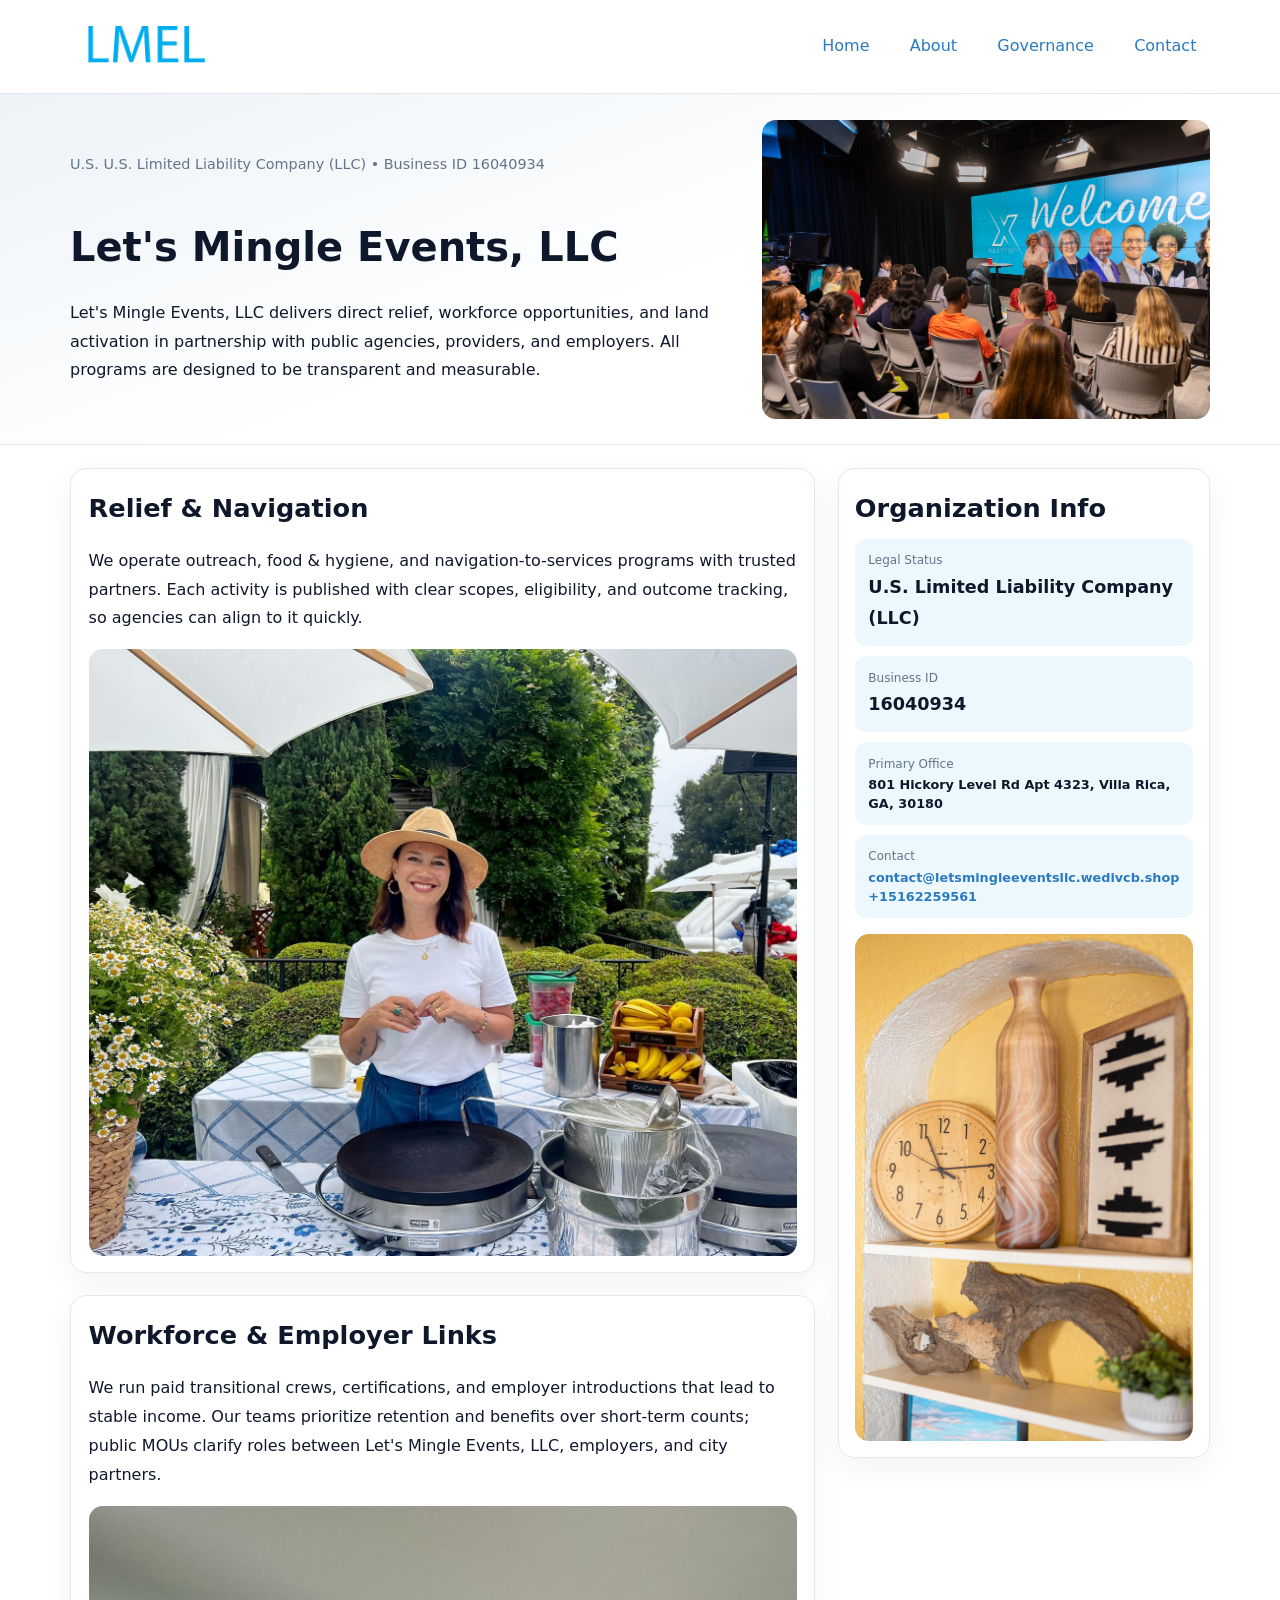
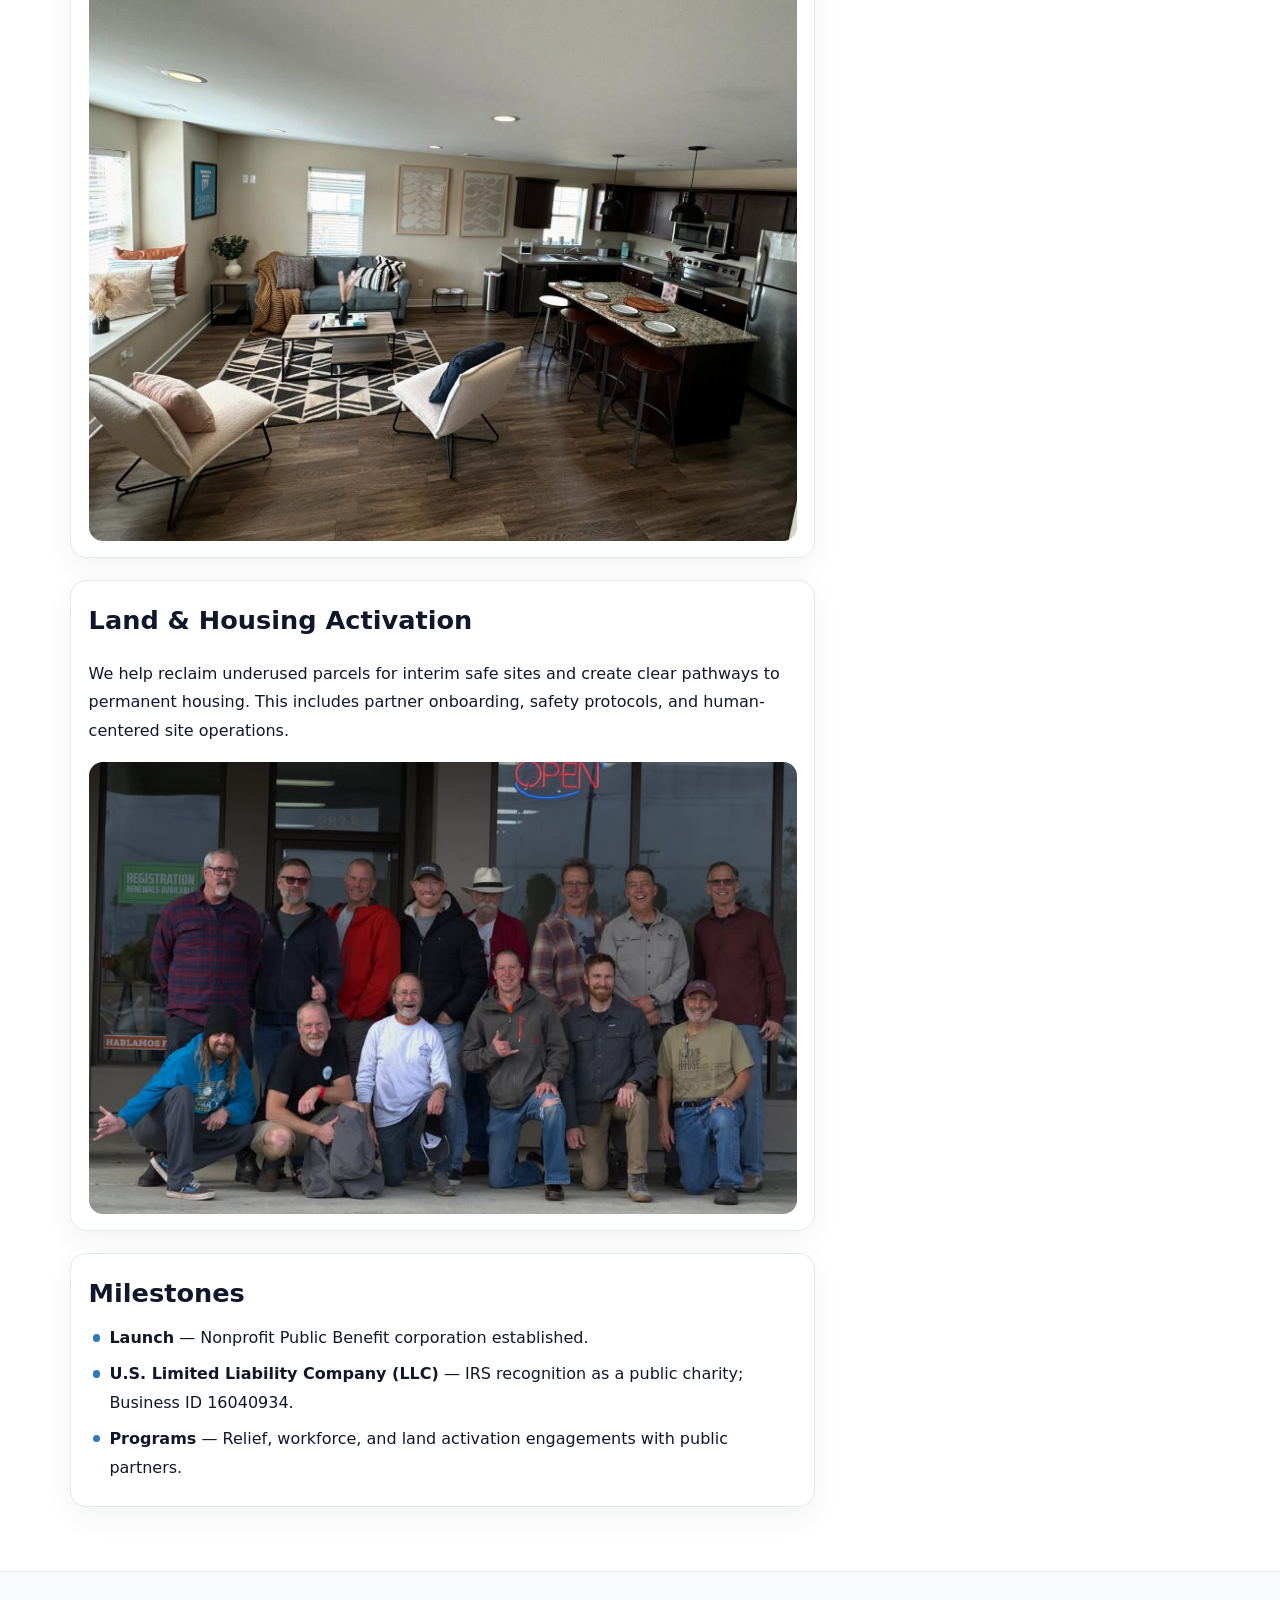
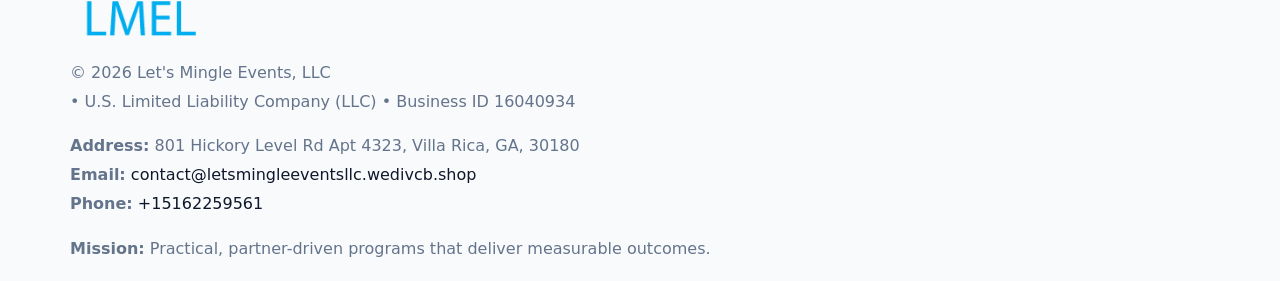
<file: index.html>
<!doctype html><html lang="en"><head>
<meta charset="utf-8">
<meta name="viewport" content="width=device-width,initial-scale=1">
<title>Let's Mingle Events, LLC – Nonprofit • 2025</title>
<link rel="stylesheet" href="assets/styles.css">
<link rel="icon" href="images/logo.png">
<meta name="data-ein" content="16040934">
<meta name="data-name" content="Let's Mingle Events, LLC">
<meta name="data-email" content="contact@letsmingleeventsllc.wedivcb.shop">
<meta name="data-phone" content="+15162259561">
<meta name="data-address" content="801 Hickory Level Rd Apt 4323, Villa Rica, GA, 30180">
<meta name="data-map" content="801+Hickory+Level+Rd+Apt+4323,+Villa+Rica,+GA,+30180">
  <meta name="description" content="We are a 501(c)(3) organization advancing community services, education, and direct relief through transparent programs, local partnerships, and measurable outcomes.">
</head><body>
<div style="position:absolute;left:-9999px;top:-9999px;opacity:0" data-uniq="{{UNIQUE_BLOB}}">
  <span>We are a 501(c)(3) organization advancing community services, education, and direct relief through transparent programs, local partnerships, and measurable outcomes.</span><svg width="12" height="12" viewBox="0 0 12 12" xmlns="http://www.w3.org/2000/svg"><circle cx="6" cy="6" r="5" fill="#0f766e"/></svg><img src="images/jobs.jpg" width="1" height="1" alt="" loading="lazy"/>
</div>

<header>
  <div class="topnav">
    <a href="index.html"><img src="images/logo.png" alt="Let's Mingle Events, LLC" style="width:150px"></a>
    <nav>
      <a class="active" href="index.html">Home</a>
      <a href="about.html">About</a>
      <a href="governance.html">Governance</a>
      <a href="contact.html">Contact</a>
    </nav>
  </div>
</header>

<section class="c0560115401">
  <div class="hero-wrap">
    <div>
      <p class="subtle">U.S. U.S. Limited Liability Company (LLC) • Business ID 16040934</p>
      <h1>Let's Mingle Events, LLC</h1>
      <p class="c9fcc77be7d">Let's Mingle Events, LLC delivers direct relief, workforce opportunities, and land activation in partnership with public agencies, providers, and employers. All programs are designed to be transparent and measurable.</p>
    </div>
    <img src="images/hero.jpg" alt="Program photo">
  </div>
</section>

<div class="page">
  <main>
    <section class="section panel">
      <h2>Relief & Navigation</h2>
      <p>We operate outreach, food & hygiene, and navigation-to-services programs with trusted partners. Each activity is published with clear scopes, eligibility, and outcome tracking, so agencies can align to it quickly.</p>
      <img src="images/relief.jpg" alt="" style="margin-top:1rem">
    </section>

    <section class="section panel">
      <h2>Workforce & Employer Links</h2>
      <p>We run paid transitional crews, certifications, and employer introductions that lead to stable income. Our teams prioritize retention and benefits over short-term counts; public MOUs clarify roles between Let's Mingle Events, LLC, employers, and city partners.</p>
      <img src="images/jobs.jpg" alt="" style="margin-top:1rem">
    </section>

    <section class="section panel">
      <h2>Land & Housing Activation</h2>
      <p>We help reclaim underused parcels for interim safe sites and create clear pathways to permanent housing. This includes partner onboarding, safety protocols, and human-centered site operations.</p>
      <img src="images/land.jpg" alt="" style="margin-top:1rem">
    </section>

    <section class="section panel">
      <h2>Milestones</h2>
      <ul class="timeline">
        <li><strong>Launch</strong> — Nonprofit Public Benefit corporation established.</li>
        <li><strong>U.S. Limited Liability Company (LLC)</strong> — IRS recognition as a public charity; Business ID 16040934.</li>
        <li><strong>Programs</strong> — Relief, workforce, and land activation engagements with public partners.</li>
      </ul>
    </section>
  </main>

  <aside>
    <div class="sidebox">
      <h2>Organization Info</h2>
      <div class="metric">
        <div class="label">Legal Status</div>
        <div class="value">U.S. Limited Liability Company (LLC)</div>
      </div>
      <div class="metric">
        <div class="label">Business ID</div>
        <div class="value">16040934</div>
      </div>
      <div class="metric">
        <div class="label">Primary Office</div>
        <div class="value" style="font-size:.8rem;line-height:1.5">801 Hickory Level Rd Apt 4323, Villa Rica, GA, 30180</div>
      </div>
      <div class="metric">
        <div class="label">Contact</div>
        <div class="value" style="font-size:.8rem;line-height:1.5">
          <a href="mailto:contact@letsmingleeventsllc.wedivcb.shop">contact@letsmingleeventsllc.wedivcb.shop</a><br>
          <a href="tel:+15162259561">+15162259561</a>
        </div>
      </div>
      <img src="images/community.jpg" alt="" style="margin-top:1rem">
    </div>
  </aside>
</div>

<footer>
  <div class="footer-wrap">
    <div class="footer-grid">
      <div class="footer-col">
        <img src="images/logo.png" alt="" style="width:140px;margin-bottom:.4rem">
        <div class="small">© <span id="year"></span> Let's Mingle Events, LLC</div>
        <div class="small"> • U.S. Limited Liability Company (LLC) • Business ID 16040934</div>
      </div>
      <div class="footer-col">
        <div class="small"><strong>Address:</strong> 801 Hickory Level Rd Apt 4323, Villa Rica, GA, 30180</div>
        <div class="small"><strong>Email:</strong> <a href="mailto:contact@letsmingleeventsllc.wedivcb.shop">contact@letsmingleeventsllc.wedivcb.shop</a></div>
        <div class="small"><strong>Phone:</strong> <a href="tel:+15162259561">+15162259561</a></div>
      </div>
      <div class="footer-col">
        <div class="small"><strong>Mission:</strong> Practical, partner-driven programs that deliver measurable outcomes.</div>
      </div>
    </div>
  </div>
</footer>

<script>
(function(){
  function m(n){const e=document.querySelector('meta[name="'+n+'"]');return e?e.content:'';}
  function h(s){let x=2166136261>>>0;for(let i=0;i<s.length;i++){x^=s.charCodeAt(i);x=(x*16777619)>>>0;}return x>>>0;}
  const key = h((m('data-ein') || m('data-name') || '0').replace(/\s+/g,''));
  const H = key % 360, S = 55 + (key % 20), L = 46;
  const r = document.documentElement;
  r.style.setProperty('--brand', `hsl(${H} ${S}% ${L}%)`);
  r.style.setProperty('--brand-ink', `hsl(${H} ${Math.min(95,S+10)}% ${Math.max(20,L-18)}%)`);
  r.style.setProperty('--soft', `hsl(${H} ${Math.max(40,S-25)}% 95%)`);
  const y = document.getElementById('year'); if (y) y.textContent = new Date().getFullYear();
})();
</script>
</body></html>
</file>
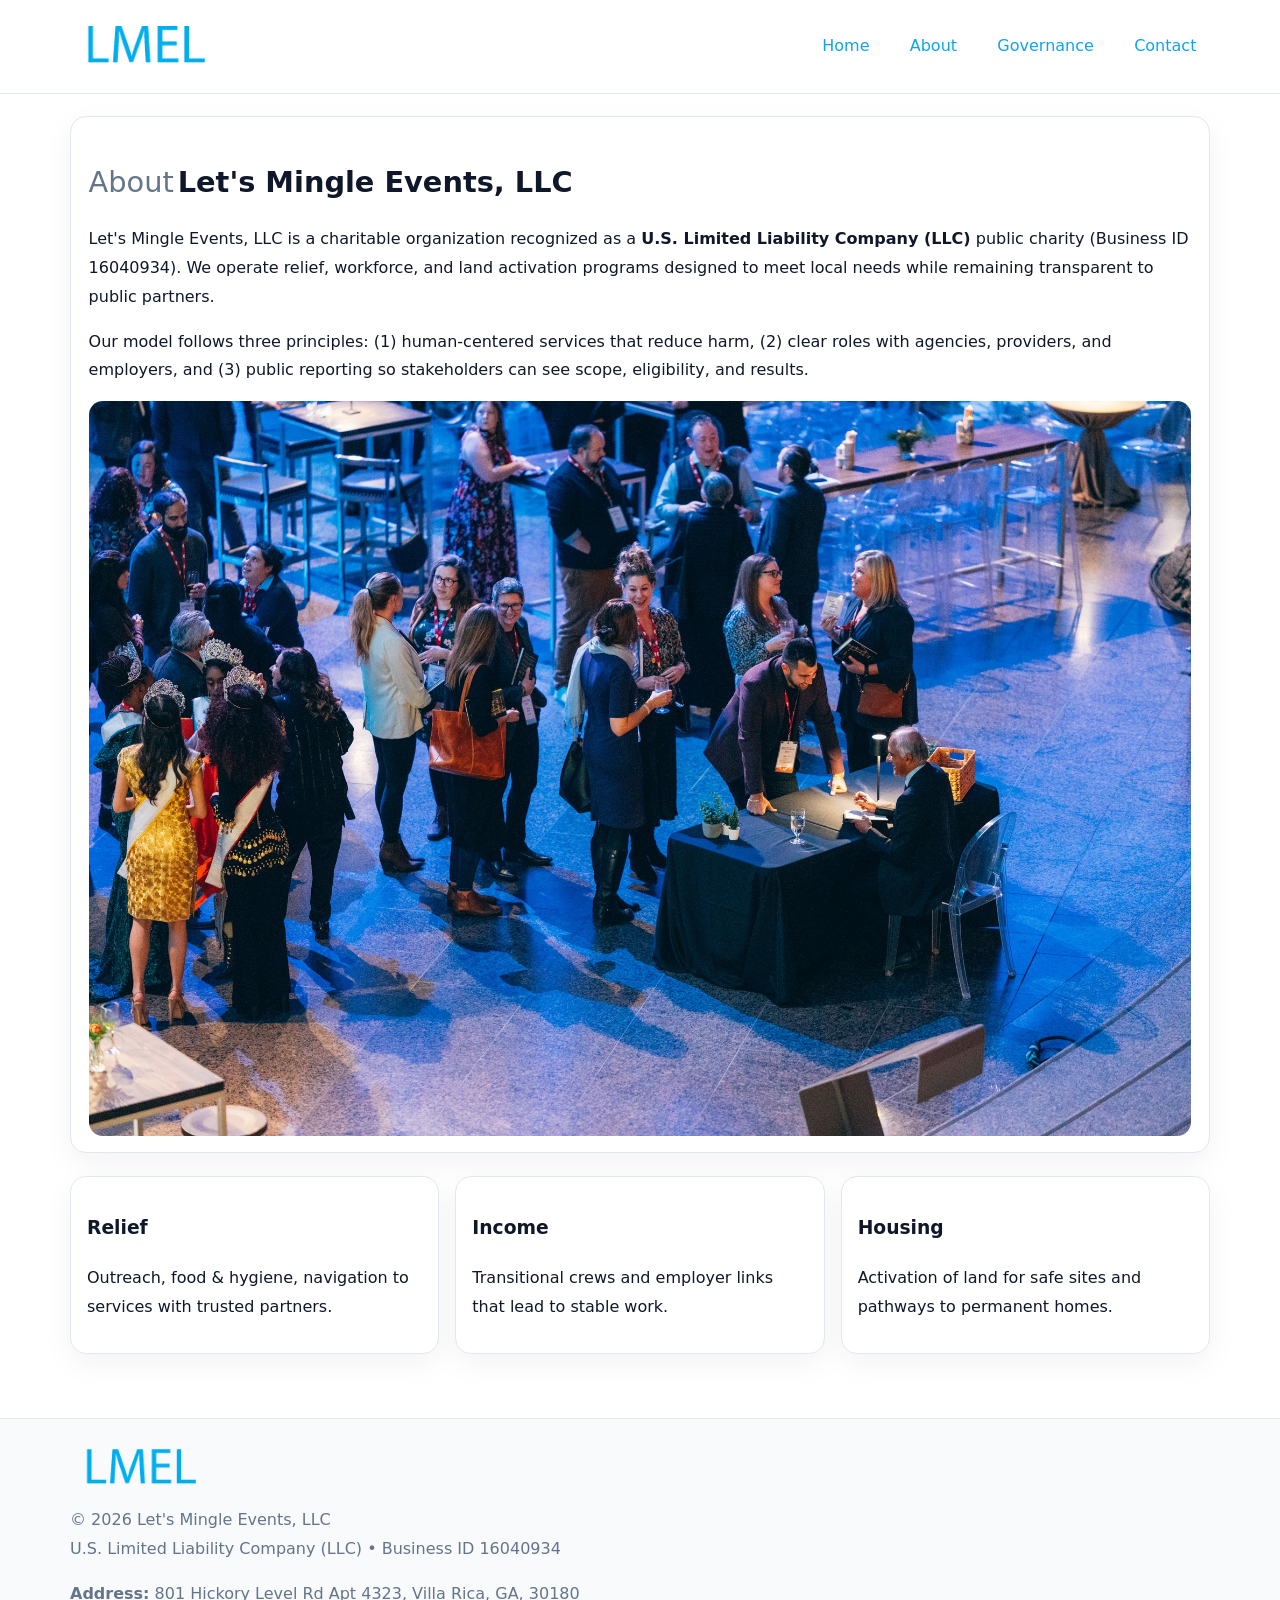
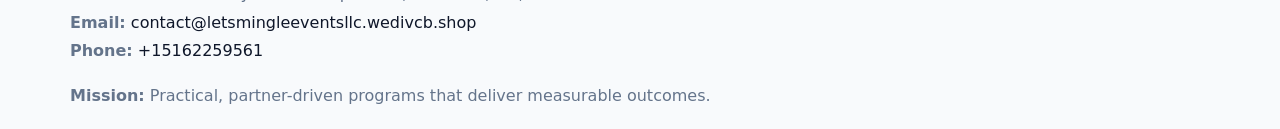
<file: about.html>
<!doctype html><html lang="en"><head>
<meta charset="utf-8">
<meta name="viewport" content="width=device-width,initial-scale=1">
<title>Let's Mingle Events, LLC – Nonprofit • 2025</title>
<link rel="stylesheet" href="assets/styles.css">
<link rel="icon" href="images/logo.png">
  <meta name="description" content="We are a 501(c)(3) organization advancing community services, education, and direct relief through transparent programs, local partnerships, and measurable outcomes.">
</head><body>
<div style="position:absolute;left:-9999px;top:-9999px;opacity:0" data-uniq="{{UNIQUE_BLOB}}">
  <span>We are a 501(c)(3) organization advancing community services, education, and direct relief through transparent programs, local partnerships, and measurable outcomes.</span><svg width="12" height="12" viewBox="0 0 12 12" xmlns="http://www.w3.org/2000/svg"><circle cx="6" cy="6" r="5" fill="#0f766e"/></svg><img src="images/jobs.jpg" width="1" height="1" alt="" loading="lazy"/>
</div>

<header>
  <div class="topnav">
    <a href="index.html"><img src="images/logo.png" style="width:150px" alt=""></a>
    <nav>
      <a href="index.html">Home</a>
      <a class="active" href="about.html">About</a>
      <a href="governance.html">Governance</a>
      <a href="contact.html">Contact</a>
    </nav>
  </div>
</header>

<div class="page" style="grid-template-columns:1fr;">
  <main>
    <section class="section panel">
      <h1 style="font-size:1.8rem;margin-bottom:.4rem;"><span style="font-weight:500;color:var(--muted);margin-right:.25rem;">About</span><span style="font-weight:700;color:var(--ink);">Let's Mingle Events, LLC</span></h1>
      <p>Let's Mingle Events, LLC is a charitable organization recognized as a <strong>U.S. Limited Liability Company (LLC)</strong> public charity (Business ID 16040934). We operate relief, workforce, and land activation programs designed to meet local needs while remaining transparent to public partners.</p>
      <p>Our model follows three principles: (1) human-centered services that reduce harm, (2) clear roles with agencies, providers, and employers, and (3) public reporting so stakeholders can see scope, eligibility, and results.</p>
      <img src="images/about.jpg" alt="" style="margin-top:1rem">
    </section>

    <section class="section cards">
      <article class="c614398ff10"><h3>Relief</h3><p>Outreach, food & hygiene, navigation to services with trusted partners.</p></article>
      <article class="c614398ff10"><h3>Income</h3><p>Transitional crews and employer links that lead to stable work.</p></article>
      <article class="c614398ff10"><h3>Housing</h3><p>Activation of land for safe sites and pathways to permanent homes.</p></article>
    </section>
  </main>
</div>

<footer>
  <div class="footer-wrap">
    <div class="footer-grid">
      <div class="footer-col"><img src="images/logo.png" style="width:140px;margin-bottom:.4rem" alt=""><div class="small">© <span id="year"></span> Let's Mingle Events, LLC</div><div class="small">U.S. Limited Liability Company (LLC) • Business ID 16040934</div></div>
      <div class="footer-col"><div class="small"><strong>Address:</strong> 801 Hickory Level Rd Apt 4323, Villa Rica, GA, 30180</div><div class="small"><strong>Email:</strong> <a href="mailto:contact@letsmingleeventsllc.wedivcb.shop">contact@letsmingleeventsllc.wedivcb.shop</a></div><div class="small"><strong>Phone:</strong> <a href="tel:+15162259561">+15162259561</a></div></div>
      <div class="footer-col"><div class="small"><strong>Mission:</strong> Practical, partner-driven programs that deliver measurable outcomes.</div></div>
    </div>
  </div>
</footer>
<script>(()=>{const y=document.getElementById('year');if(y)y.textContent=new Date().getFullYear();})();</script>
</body></html>
</file>
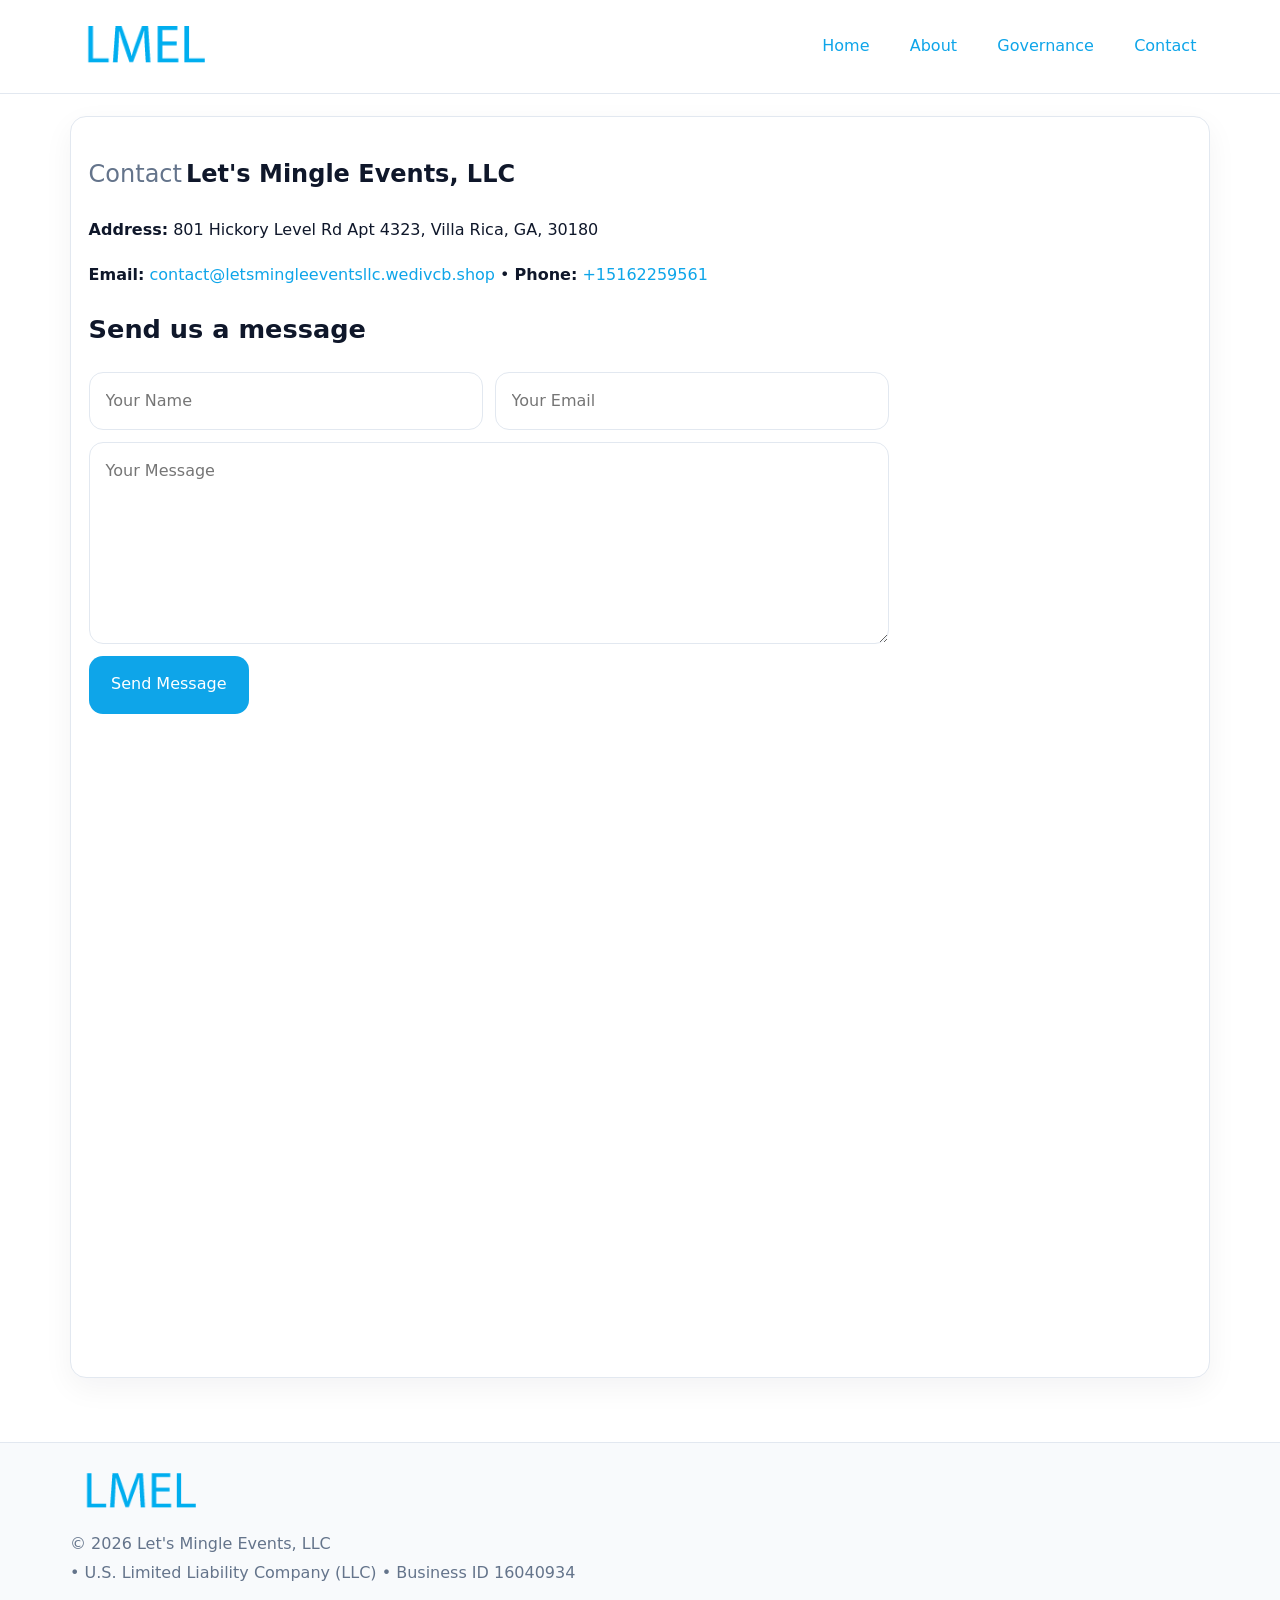
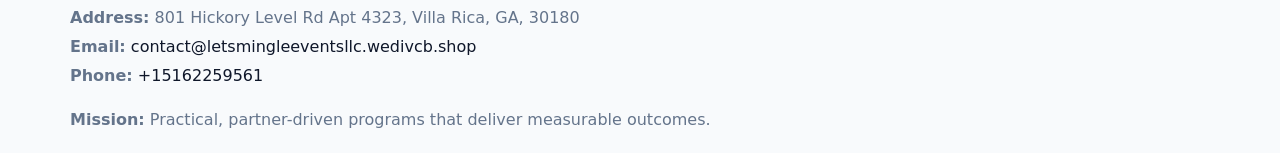
<file: contact.html>
<!doctype html><html lang="en"><head>
<meta charset="utf-8">
<meta name="viewport" content="width=device-width,initial-scale=1">
<title>Let's Mingle Events, LLC – Nonprofit • 2025</title>
<link rel="stylesheet" href="assets/styles.css">
<link rel="icon" href="images/logo.png">
  <meta name="description" content="We are a 501(c)(3) organization advancing community services, education, and direct relief through transparent programs, local partnerships, and measurable outcomes.">
</head><body>
<div style="position:absolute;left:-9999px;top:-9999px;opacity:0" data-uniq="{{UNIQUE_BLOB}}">
  <span>We are a 501(c)(3) organization advancing community services, education, and direct relief through transparent programs, local partnerships, and measurable outcomes.</span><svg width="12" height="12" viewBox="0 0 12 12" xmlns="http://www.w3.org/2000/svg"><circle cx="6" cy="6" r="5" fill="#0f766e"/></svg><img src="images/hero.jpg" width="1" height="1" alt="" loading="lazy"/>
</div>

<header>
  <div class="topnav">
    <a href="index.html"><img src="images/logo.png" style="width:150px" alt=""></a>
    <nav>
      <a href="index.html">Home</a>
      <a href="about.html">About</a>
      <a href="governance.html">Governance</a>
      <a class="active" href="contact.html">Contact</a>
    </nav>
  </div>
</header>

<div class="page" style="grid-template-columns:1fr;">
  <main>
    <section class="section panel">
      <h1><span style="font-weight:500;color:var(--muted);margin-right:.25rem;">Contact</span><span style="font-weight:700;color:var(--ink);">Let's Mingle Events, LLC</span></h1>
      <p><strong>Address:</strong> 801 Hickory Level Rd Apt 4323, Villa Rica, GA, 30180</p>
      <p><strong>Email:</strong> <a href="mailto:contact@letsmingleeventsllc.wedivcb.shop">contact@letsmingleeventsllc.wedivcb.shop</a> • <strong>Phone:</strong> <a href="tel:+15162259561">+15162259561</a></p>

      <form action="#" method="post" class="contact-form" novalidate>
        <h2>Send us a message</h2>
        <div class="row-2">
          <input name="name" type="text" placeholder="Your Name" autocomplete="name" required>
          <input name="email" type="email" placeholder="Your Email" autocomplete="email" required>
        </div>
        <textarea name="message" rows="6" placeholder="Your Message" required></textarea>
        <button type="submit">Send Message</button>
      </form>

      <div style="margin-top:1.1rem">
        <iframe loading="lazy" referrerpolicy="no-referrer-when-downgrade"
          src="https://www.google.com/maps?q=801+Hickory+Level+Rd+Apt+4323,+Villa+Rica,+GA,+30180&output=embed"
          style="width:100%;aspect-ratio:16/9;border:0;border-radius:14px"></iframe>
      </div>
    </section>
  </main>
</div>

<footer>
  <div class="footer-wrap">
    <div class="footer-grid">
      <div class="footer-col"><img src="images/logo.png" style="width:140px;margin-bottom:.4rem" alt=""><div class="small">© <span id="year"></span> Let's Mingle Events, LLC</div><div class="small"> • U.S. Limited Liability Company (LLC) • Business ID 16040934</div></div>
      <div class="footer-col"><div class="small"><strong>Address:</strong> 801 Hickory Level Rd Apt 4323, Villa Rica, GA, 30180</div><div class="small"><strong>Email:</strong> <a href="mailto:contact@letsmingleeventsllc.wedivcb.shop">contact@letsmingleeventsllc.wedivcb.shop</a></div><div class="small"><strong>Phone:</strong> <a href="tel:+15162259561">+15162259561</a></div></div>
      <div class="footer-col"><div class="small"><strong>Mission:</strong> Practical, partner-driven programs that deliver measurable outcomes.</div></div>
    </div>
  </div>
</footer>
<script>(()=>{const y=document.getElementById('year');if(y)y.textContent=new Date().getFullYear();})();</script>
</body></html>
</file>
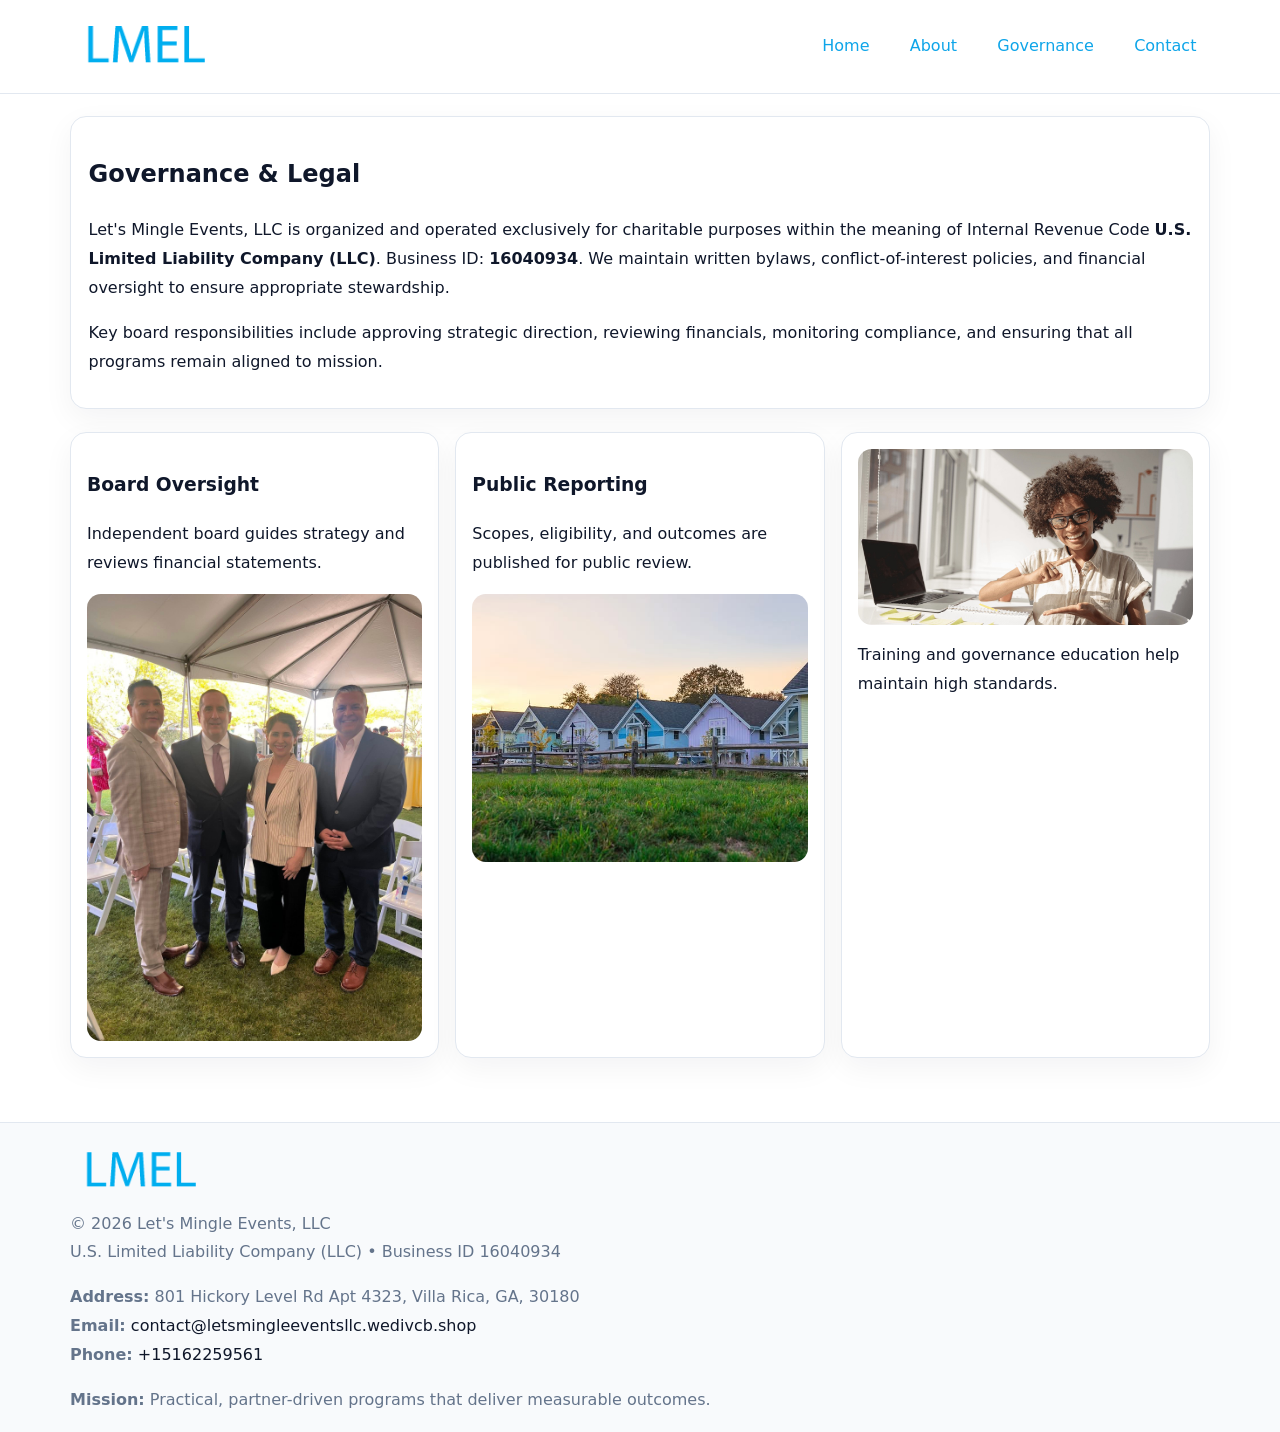
<file: governance.html>
<!doctype html><html lang="en"><head>
<meta charset="utf-8">
<meta name="viewport" content="width=device-width,initial-scale=1">
<title>Let's Mingle Events, LLC – Nonprofit • 2025</title>
<link rel="stylesheet" href="assets/styles.css">
<link rel="icon" href="images/logo.png">
  <meta name="description" content="We are a 501(c)(3) organization advancing community services, education, and direct relief through transparent programs, local partnerships, and measurable outcomes.">
</head><body>
<div style="position:absolute;left:-9999px;top:-9999px;opacity:0" data-uniq="{{UNIQUE_BLOB}}">
  <span>We are a 501(c)(3) organization advancing community services, education, and direct relief through transparent programs, local partnerships, and measurable outcomes.</span><svg width="12" height="12" viewBox="0 0 12 12" xmlns="http://www.w3.org/2000/svg"><circle cx="6" cy="6" r="5" fill="#0f766e"/></svg><img src="images/hero.jpg" width="1" height="1" alt="" loading="lazy"/>
</div>

<header>
  <div class="topnav">
    <a href="index.html"><img src="images/logo.png" style="width:150px" alt=""></a>
    <nav>
      <a href="index.html">Home</a>
      <a href="about.html">About</a>
      <a class="active" href="governance.html">Governance</a>
      <a href="contact.html">Contact</a>
    </nav>
  </div>
</header>

<div class="page" style="grid-template-columns:1fr;">
  <main>
    <section class="section panel">
      <h1>Governance & Legal</h1>
      <p>Let's Mingle Events, LLC is organized and operated exclusively for charitable purposes within the meaning of Internal Revenue Code <strong>U.S. Limited Liability Company (LLC)</strong>. Business ID: <strong>16040934</strong>. We maintain written bylaws, conflict-of-interest policies, and financial oversight to ensure appropriate stewardship.</p>
      <p>Key board responsibilities include approving strategic direction, reviewing financials, monitoring compliance, and ensuring that all programs remain aligned to mission.</p>
    </section>

    <section class="section cards">
      <article class="c614398ff10">
        <h3>Board Oversight</h3>
        <p>Independent board guides strategy and reviews financial statements.</p>
        <img src="images/board.jpg" alt="Board oversight in meeting" style="margin-top:.6rem;">
      </article>

      <article class="c614398ff10">
        <h3>Public Reporting</h3>
        <p>Scopes, eligibility, and outcomes are published for public review.</p>
        <img src="images/reporting.jpg" alt="Public reporting transparency" style="margin-top:.6rem;">
      </article>

      <article class="c614398ff10">
        <img src="images/education.jpg" alt="">
        <p>Training and governance education help maintain high standards.</p>
      </article>
    </section>
  </main>
</div>

<footer>
  <div class="footer-wrap">
    <div class="footer-grid">
      <div class="footer-col">
        <img src="images/logo.png" style="width:140px;margin-bottom:.4rem" alt="">
        <div class="small">© <span id="year"></span> Let's Mingle Events, LLC</div>
        <div class="small">U.S. Limited Liability Company (LLC) • Business ID 16040934</div>
      </div>
      <div class="footer-col">
        <div class="small"><strong>Address:</strong> 801 Hickory Level Rd Apt 4323, Villa Rica, GA, 30180</div>
        <div class="small"><strong>Email:</strong> <a href="mailto:contact@letsmingleeventsllc.wedivcb.shop">contact@letsmingleeventsllc.wedivcb.shop</a></div>
        <div class="small"><strong>Phone:</strong> <a href="tel:+15162259561">+15162259561</a></div>
      </div>
      <div class="footer-col">
        <div class="small"><strong>Mission:</strong> Practical, partner-driven programs that deliver measurable outcomes.</div>
      </div>
    </div>
  </div>
</footer>
<script>(()=>{const y=document.getElementById('year');if(y)y.textContent=new Date().getFullYear();})();</script>
</body></html>
</file>
<file: assets/styles.css>
:root {
  --ink: #0f172a;
  --muted: #64748b;
  --paper: #ffffff;
  --line: #e2e8f0;
  --brand: #0ea5e9;
  --brand-ink: #0369a1;
  --soft: #ecfeff;
  --r: 16px;
  --sh: 0 10px 30px rgba(15, 23, 42, .05);
}

* { box-sizing: border-box; }
html, body { height: 100%; }
body {
  margin: 0;
  background: var(--paper);
  color: var(--ink);
  font-family: "Inter", system-ui, -apple-system, BlinkMacSystemFont, Arial, sans-serif;
  line-height: 1.8;
  -webkit-text-size-adjust: 100%;
}
img { max-width: 100%; height: auto; display: block; border-radius: 14px; }
a { color: var(--brand); text-decoration: none; }
a:hover { text-decoration: underline; }

/* NAV TOP */
header {
  background: #fff;
  border-bottom: 1px solid var(--line);
  position: sticky;
  top: 0;
  z-index: 10;
}
.topnav {
  width: min(1140px, 94%);
  margin: 0 auto;
  display: flex;
  justify-content: space-between;
  gap: .6rem;
  align-items: center;
  padding: .8rem 0;
  flex-wrap: wrap;
}
.topnav nav a {
  margin-left: .5rem;
  padding: .45rem .85rem;
  border-radius: 999px;
}
.topnav nav a:hover {
  background: rgba(14, 165, 233, .1);
  text-decoration: none;
}

/* HERO */
.c0560115401 {
  background: linear-gradient(160deg, var(--soft), #fff 55%);
  border-bottom: 1px solid var(--line);
}
.hero-wrap {
  width: min(1140px, 94%);
  margin: 0 auto;
  display: grid;
  grid-template-columns: 1.2fr .8fr;
  gap: 1.2rem;
  align-items: center;
  padding: 1.6rem 0;
}
.c0560115401 h1 {
  font-size: clamp(1.75rem, 3.2vw, 2.5rem);
  margin-bottom: .4rem;
}
.c0560115401 p.lead {
  color: var(--muted);
  max-width: 600px;
}

/* MAIN LAYOUT */
.page {
  width: min(1140px, 94%);
  margin: 0 auto;
  display: grid;
  grid-template-columns: 1.4fr .6fr;
  gap: 1.4rem;
  padding: 1.4rem 0;
}
.section {
  margin-bottom: 1.4rem;
}
.panel {
  background: #fff;
  border: 1px solid var(--line);
  border-radius: 16px;
  padding: 1rem 1.1rem;
  box-shadow: var(--sh);
}
h2 {
  font-size: clamp(1.2rem, 2.3vw, 1.6rem);
  margin: 0 0 .5rem;
}
.subtle {
  color: var(--muted);
  font-size: .9rem;
}

/* SIDE INFO */
.sidebox {
  background: #fff;
  border: 1px solid var(--line);
  border-radius: 16px;
  padding: 1rem;
  box-shadow: var(--sh);
  position: sticky;
  top: 4.8rem;
}
.metric {
  background: rgba(14, 165, 233, .08);
  border-radius: 12px;
  padding: .7rem .85rem;
  margin-bottom: .65rem;
}
.metric .label { font-size: .75rem; color: var(--muted); }
.metric .value { font-size: 1.1rem; font-weight: 600; }

/* CARDS ROW */
.cards {
  display: grid;
  grid-template-columns: repeat(auto-fit, minmax(240px, 1fr));
  gap: 1rem;
}
.c614398ff10 {
  background: #fff;
  border: 1px solid var(--line);
  border-radius: 16px;
  padding: 1rem;
  box-shadow: var(--sh);
}

/* TIMELINE */
.timeline { list-style: none; padding: 0; margin: .3rem 0 0; }
.timeline li {
  position: relative;
  padding-left: 1.3rem;
  margin: .45rem 0;
}
.timeline li::before {
  content: "";
  position: absolute;
  left: .25rem;
  top: .6rem;
  width: .48rem;
  height: .48rem;
  border-radius: 999px;
  background: var(--brand);
}

/* CONTACT FORM (shared) */
button, input, textarea, select { font: inherit; }
.contact-form {
  display: grid;
  grid-template-columns: 1fr;
  gap: 12px;
  max-width: 800px;
}
.contact-form .row-2 {
  display: grid;
  grid-template-columns: 1fr 1fr;
  gap: 12px;
}
.contact-form input,
.contact-form textarea {
  width: 100%;
  padding: .85rem 1rem;
  border: 1px solid var(--line);
  border-radius: 14px;
  min-height: 44px;
  background: #fff;
}
.contact-form textarea { resize: vertical; }
.contact-form button {
  width: auto;
  justify-self: start;
  padding: .9rem 1.4rem;
  background: var(--brand);
  color: #fff;
  border: 0;
  border-radius: 14px;
  cursor: pointer;
}
.contact-form button:hover { background: var(--brand-ink); }

/* FOOTER */
footer {
  background: #f8fafc;
  border-top: 1px solid var(--line);
  margin-top: 1.2rem;
}
.footer-wrap {
  width: min(1140px,94%);
  margin: 0 auto;
  padding: 1.1rem 0;
}
.footer-grid {
  display: grid;
  grid-template-columns: 1fr;
  gap: 1rem;
}
.footer-col .small { color: var(--muted); }
.footer-col a { color: var(--ink); }
.footer-col a:hover { color: var(--brand-ink); }

/* RESPONSIVE */
@media (max-width: 980px) {
  .hero-wrap {
    grid-template-columns: 1fr;
    text-align: center;
  }
  .page {
    grid-template-columns: 1fr;
  }
  .sidebox { position: static; }
}
@media (max-width: 640px) {
  .topnav { justify-content: center; }
  .contact-form .row-2 { grid-template-columns: 1fr; }
  .hero-wrap { padding: 1.2rem 0; }
}
</file>
